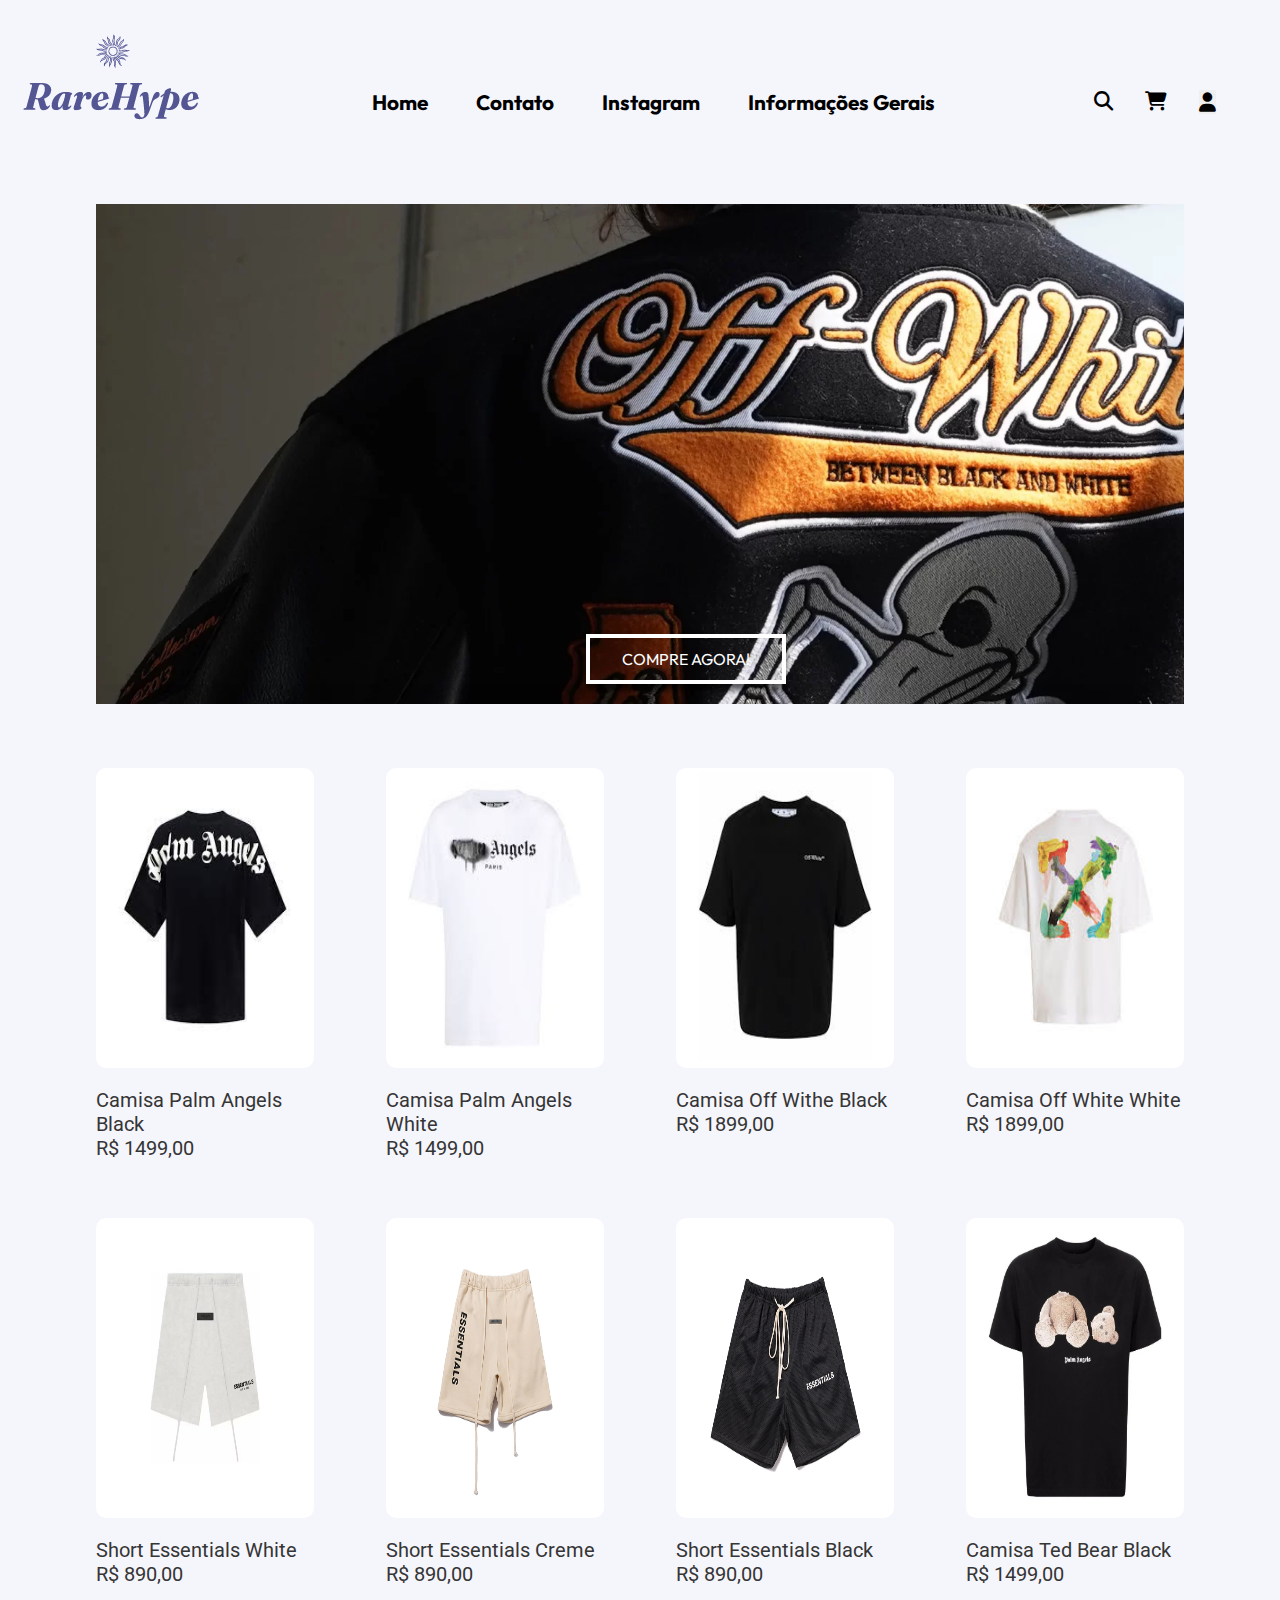
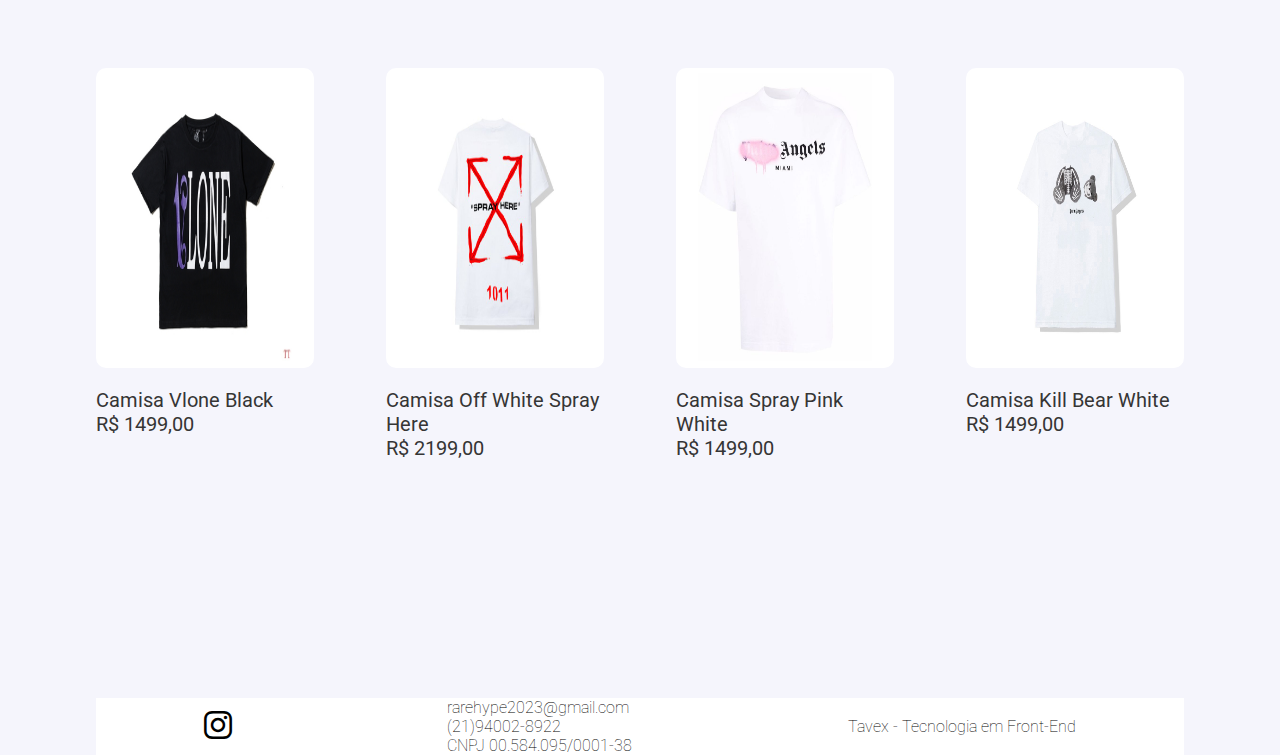
<file: index.html>
<!DOCTYPE html>
<html>
<head>
    <meta charset="UTF-8">
    <meta name="viewport" content="width=device-width, initial-scale=1.0">
    <link href="style.css" rel="stylesheet" type="text/css">
    <link href="https://cdnjs.cloudflare.com/ajax/libs/font-awesome/6.3.0/css/all.min.css" rel="stylesheet">
    <script type="module" src="script.js" defer></script>
    <script type="module" src="cart.js" defer></script>
    <title>Projeto E-commerce</title>
</head>
<body>
    <div id="home">
        <header>

            <div class="logoHeader">
                <a href=""><img src="/imagens/Logo.png" id="logo"></a>
            </div>  

                <nav class="navBar">
                        <a href="index.html" target="_self">Home</a>
                        <a href="/Contato/index.html" target="_self">Contato</a>
                        <a href="https://www.instagram.com/rafael.taves/?igshid=OGQ5ZDc2ODk2ZA%3D%3D" target="_blank">Instagram</a>
                        <a href="/Informações/index.html" target="_self">Informações Gerais</a>
                </nav>

                <div class="topIcons">
                  <i class="fa-solid fa-magnifying-glass"></i>

                  <button class="cart-btn"><i class="fa-solid fa-cart-shopping"></i></button>
                        
                    <!--Modal Registro-->
                    <button class="modal-btn"><a href=""><i class="fa-solid fa-user"></i></a></button> 
                </div>   
        </header>
        <div class="slider"> <!--SLIDER-->

            <div class="slide active">

              <img src="/imagens/slider1.png" alt="">
              <div class="info">
                <a href="#conteudo"><button class="botao-slide"><p class="letra-botao">COMPRE AGORA!</p></button></a>
              </div>
            </div>

            <div class="slide">
              <img src="/imagens/slider2.png" alt="">
              <div class="info">
                <a href="#conteudo"><button class="botao-slide"><p class="letra-botao">COMPRE AGORA!</p></button></a>
              </div>
            </div>

            <div class="slide">
              <img src="/imagens/slider3.jpg" alt="">
              <div class="info">
                <a href="#conteudo"><button class="botao-slide"><p class="letra-botao">COMPRE AGORA!</p></button></a>
              </div>
            </div>
            
            <div class="navigation">
              <i class="fas fa-chevron-left prev-btn"></i>
              <i class="fas fa-chevron-right next-btn"></i>
            </div>

            <div class="navigation-visibility">
              <div class="slide-icon active"></div>
              <div class="slide-icon"></div>
              <div class="slide-icon"></div>
            </div>
          </div>
            
            
            <div id="conteudo"> <!--Produtos do Site-->

                <div id="primeira-linha">
                    <div class="box">
                      <button class="compra-btn" data-imagem="/imagens/palmangels-1.jpeg" data-titulo="Camisa Palm Angels Black"><img src="/imagens/palmangels-1.jpeg"></button>
                    </div>
                    <div class="box">
                      <button class="compra-btn" data-imagem="/imagens/palmangels-3.jpeg" data-titulo="Camisa Palm Angels White"><img src="/imagens/palmangels-3.jpeg"></button>
                    </div>
                    <div class="box">
                      <button class="compra-btn" data-imagem="/imagens/offwhite-1.jpeg" data-titulo="Camisa Off Withe Black"><img src="/imagens/offwhite-1.jpeg"></button>
                    </div>
                    <div class="box">
                      <button class="compra-btn" data-imagem="/imagens/offwhite-2.jpeg" data-titulo="Camisa Off White White"><img src="/imagens/offwhite-2.jpeg"></button>
                    </div>

                </div>

                <div class="legenda">
                  <p>Camisa Palm Angels Black<br>R$ 1499,00</p>
                  <p>Camisa Palm Angels White<br>R$ 1499,00</p>
                  <p>Camisa Off Withe Black<br>R$ 1899,00</p>
                  <p>Camisa Off White White<br>R$ 1899,00</p>
                </div>

                <div class="molduras">
                  <div class="box">
                    <button class="compra-btn" data-imagem="/imagens/shortEssentials-white.jpeg" data-titulo="Short Essentials White"><img src="/imagens/shortEssentials-white.jpeg"></button>
                  </div>
                  <div class="box">
                    <button class="compra-btn" data-imagem="/imagens/ShortEssentialsCreme.jpeg" data-titulo="Short Essentials Creme"><img src="/imagens/ShortEssentialsCreme.jpeg"></button>
                  </div>
                  <div class="box">
                    <button class="compra-btn" data-imagem="/imagens/ShortEssentialsPreto.jpg" data-titulo="Short Essentials Black"><img src="/imagens/ShortEssentialsPreto.jpg"></button>
                  </div>
                  <div class="box">
                    <button class="compra-btn" data-imagem="/imagens/BlusaTedBear.jpg" data-titulo="Camisa Ted Bear Black"><img src="/imagens/BlusaTedBear.jpg"></button>
                  </div>

                </div>
                <div class="legenda">
                  <p>Short Essentials White<br>R$ 890,00</p>
                  <p>Short Essentials Creme<br>R$ 890,00</p>
                  <p>Short Essentials Black<br>R$ 890,00</p>
                  <p>Camisa Ted Bear Black<br>R$ 1499,00</p>
                </div>

                <div class="molduras">
                  <div class="box">
                    <button class="compra-btn" data-imagem="/imagens/CamsiaVlone.jpg" data-titulo="Camisa Vlone Black"><img src="/imagens/CamsiaVlone.jpg"></button>
                  </div>
                  <div class="box">
                    <button class="compra-btn" data-imagem="/imagens/OffWhiteSpray.jpg" data-titulo="Camisa Off White Spray Here"><img src="/imagens/OffWhiteSpray.jpg"></button>
                  </div>
                  <div class="box">
                    <button class="compra-btn" data-imagem="/imagens/sprayrosa.jpg" data-titulo="Camisa Spray Pink White"><img src="/imagens/sprayrosa.jpg"></button>
                  </div>
                  <div class="box">
                    <button class="compra-btn" data-imagem="/imagens/killbear.jpg" data-titulo="Camisa Kill Bear White"><img src="/imagens/killbear.jpg"></button>
                  </div>

                </div>

                <div class="legenda">
                  <p>Camisa Vlone Black<br>R$ 1499,00</p>
                  <p>Camisa Off White Spray Here<br>R$ 2199,00</p>
                  <p>Camisa Spray Pink White<br>R$ 1499,00</p>
                  <p>Camisa Kill Bear White<br>R$ 1499,00</p>
                </div>

            </div>

        </div><!--Produtos do Site-->
    <div id="footer">
      <div class="bottom-icons">
        <a href="https://www.instagram.com/rafael.taves/"></a><i class="fa-brands fa-instagram"></i></a>
      </div>
      <div class="info-footer">
        <p>rarehype2023@gmail.com</p>
        <p>(21)94002-8922</p>
        <p>CNPJ 00.584.095/0001-38</p>
      </div>
      <div class="name-footer">
        <p>Tavex - Tecnologia em Front-End</p>
      </div>
    </div><!--Fecha footer-->

    <!--Modal Registro-->
    <div class="modal-bg">
      <div class="modal">
        <h2>Cadastre-se</h2>
        <label for="name">Nome: </label>
        <input type="text" name="nome-r">
        <label for="email-r">Email: </label>
        <input type="email" name="email-r">
        <label for="Senha:">Senha: </label>
        <input type="password" name="senha-r">
        <button id="registro-btn">Enviar</button>
        <span class="modal-close">X</span>
      </div>
    </div>

    <!--Modal Compra-->
    <dialog class="dialog-compra">
      <div class="compra-bg">

        <div class="compra-modal">

          <div class="img-compra">
            <img id="modal-imagem" src="/imagens/palmangels-1.jpeg" alt="">
          </div>

          <div class="conteudo-compra">
            <h2 class="h2-compra" id="modal-titulo">Camisa Palm Angels Black</h2>

            <p class="p-compra">Confecionada 100% algodão, nossa t-shirt conta com o material da melhor qualidade existente. Atenção! Este produto pode ter alteração no tempo de envio para algumas regiões. Atente-se ao prazo estipulado durante a sua simulação.</p>

            <div class="tamanho">

              <div class="p">
                <input type="radio" name="tamanho" value="P" id="tamanho-p" checked>
                <label for="tamanho-p">P</label>
              </div>

              <div class="m">
                <input type="radio" name="tamanho" value="M" id="tamanho-m">
                <label for="tamanho-m">M</label>
              </div>
              
              <div class="g">
                <input type="radio" name="tamanho" value="G" id="tamanho-g">
                <label for="tamanho-g">G</label>
              </div>  

              <div class="gg">
                <input type="radio" name="tamanho" value="GG" id="tamanho-gg">
                <label for="tamanho-gg">GG</label>
              </div>
            </div>

            <div class="quantidade">
              <span class="menos">-</span>
              <span class="num">01</span>
              <span class="mais">+</span>
            </div> 
            
            <button id="addcart-btn">Adicionar ao carrinho</button>

            <span class="compra-close">X</span>
          </div>  
        </div>
      </div>
    </dialog>

    <dialog class="dialog-cart">
      <div class="cart-bg">
        <div class="cart-modal">
          <div class="cart-titulo">
            <h3>Carrinho de compras</h3>
          </div>
          <span class="cart-vazio" id="aviso-span">Seu carrinho está vazio</span>
          <span class="cart-close">X</span>

          <div class="infoCartVazio" id="infoCart">
            <div class="img-cart">
              <img id="cart-imagem" src="/imagens/palmangels-1.jpeg" alt="">
            </div>
            <div class="info-cart">
              <h4 id="cart-titulo">Camiseta Palm Angels Black</h4>
              <div class="cart-quantidade">
                <span class="menos">-</span>
                <span class="num">01</span>
                <span class="mais">+</span>
              </div> 
            </div>
          </div>


        </div>
      </div>

    </dialog>

</body>
</html>
</file>
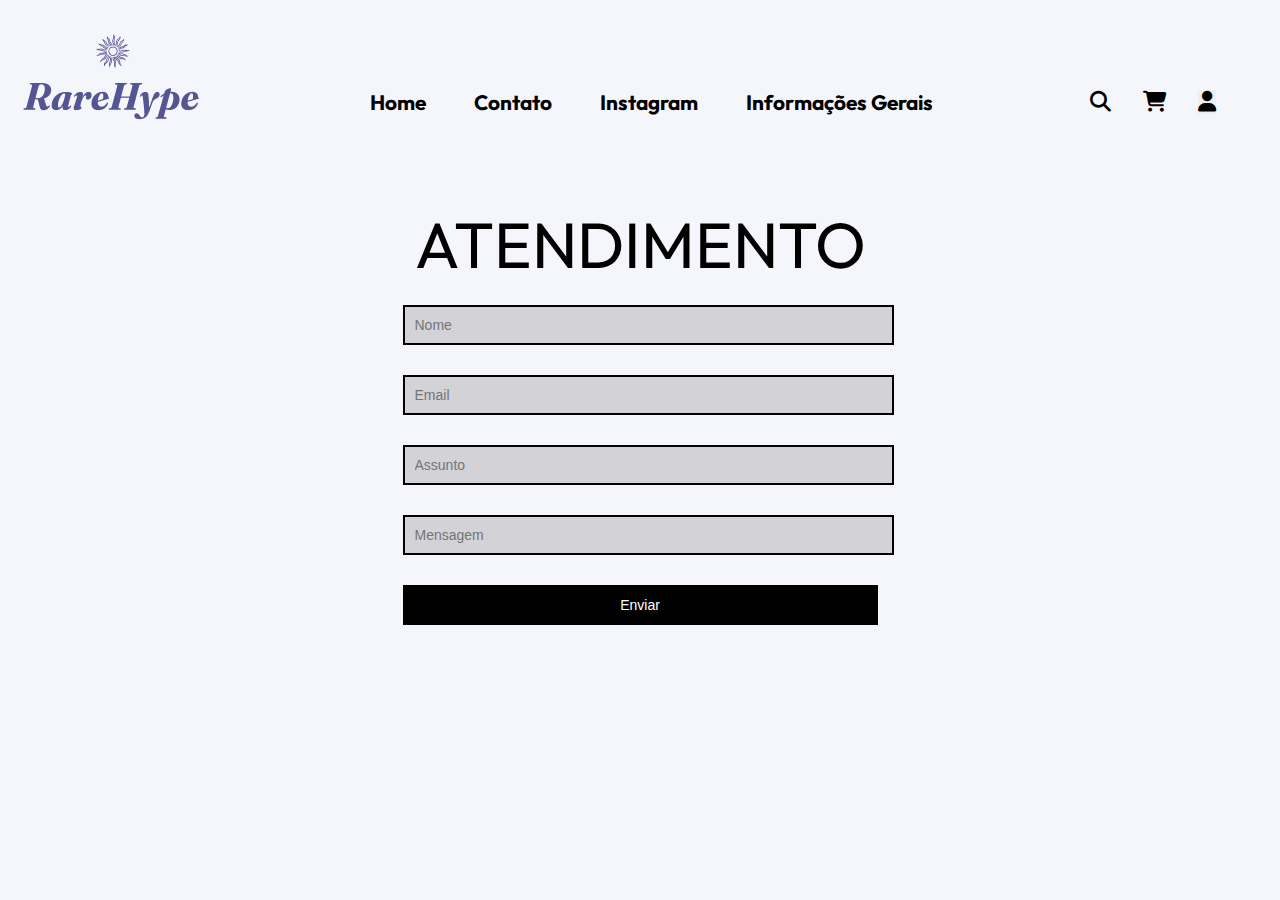
<file: Contato/index.html>
<!DOCTYPE html>
<html>
<head>
    <meta charset="UTF-8">
    <meta name="viewport" content="width=device-width, initial-scale=1.0">
    <link href="style.css" rel="stylesheet" type="text/css">
    <link href="https://cdnjs.cloudflare.com/ajax/libs/font-awesome/6.3.0/css/all.min.css" rel="stylesheet">
    <script type="module" src="script.js" defer></script>
    <title>Projeto E-commerce</title>
</head>
<body>
    <div id="home">
        <header>

            <div class="logoHeader">
                <a href=""><img src="/imagens/Logo.png" id="logo"></a>
            </div>  

                <nav class="navBar">
                  <a href="/Home/index.html" target="_self">Home</a>
                  <a href="/Contato/contato.html" target="_self">Contato</a>
                  <a href="https://www.instagram.com/rafael.taves/?igshid=OGQ5ZDc2ODk2ZA%3D%3D" target="_blank">Instagram</a>
                  <a href="/Informações/index.html" target="_self">Informações Gerais</a>
                </nav>

                <div class="topIcons">
                    <a href=""><i class="fa-solid fa-magnifying-glass"></i></a>
                    
                    <a href=""><i class="fa-solid fa-cart-shopping"></i></a>

                    <button class="modal-btn"><a href=""><i class="fa-solid fa-user"></i></a></button>
                </div>   
        </header>
        <div class="content">

          <p id="titulo">ATENDIMENTO</p>

          <div class="info">

              <form id="form" class="form">
                <div class="form-control">
                  <label for="username"></label>
                  <input type="text"  
                  id="username"
                  placeholder="Nome"/>
                  <i class="fas fa-exclamation-circle"></i>
                  <i class="fas fa-check-circle"></i>
                  <small>Mensagem de erro</small> 
                </div>

                <div class="form-control">
                  <label for="email"></label>
                  <input type="text"  
                  id="email"
                  placeholder="Email"/>
                  <i class="fas fa-exclamation-circle"></i>
                  <i class="fas fa-check-circle"></i>
                  <small>Mensagem de erro</small> 
                </div>

                <div class="form-control">
                  <label for="assunto"></label>
                  <input type="text"  
                  id="assunto"
                  placeholder="Assunto"/>
                  <i class="fas fa-exclamation-circle"></i>
                  <i class="fas fa-check-circle"></i>
                  <small>Mensagem de erro</small> 
                </div>

                <div class="form-control">
                  <label for="textarea"></label>
                  <input type="text"  
                  id="textarea"
                  placeholder="Mensagem"/>
                  <i class="fas fa-exclamation-circle"></i>
                  <i class="fas fa-check-circle"></i>
                  <small>Mensagem de erro</small> 
                </div>

                <button type="submit">Enviar</button>

              </form>
            </div>
          </div>
        </div>  
    </div>

    <div class="modal-bg">
      <div class="modal">
        <h2>Cadastre-se</h2>
        <label for="name">Nome: </label>
        <input type="text" name="nome-r">
        <label for="email-r">Email: </label>
        <input type="email" name="email-r">
        <label for="Senha:">Senha: </label>
        <input type="password" name="senha-r">
        <button id="registro-btn">Enviar</button>
        <span class="modal-close">X</span>
      </div>
    </div>
  </body>
</html>
</file>
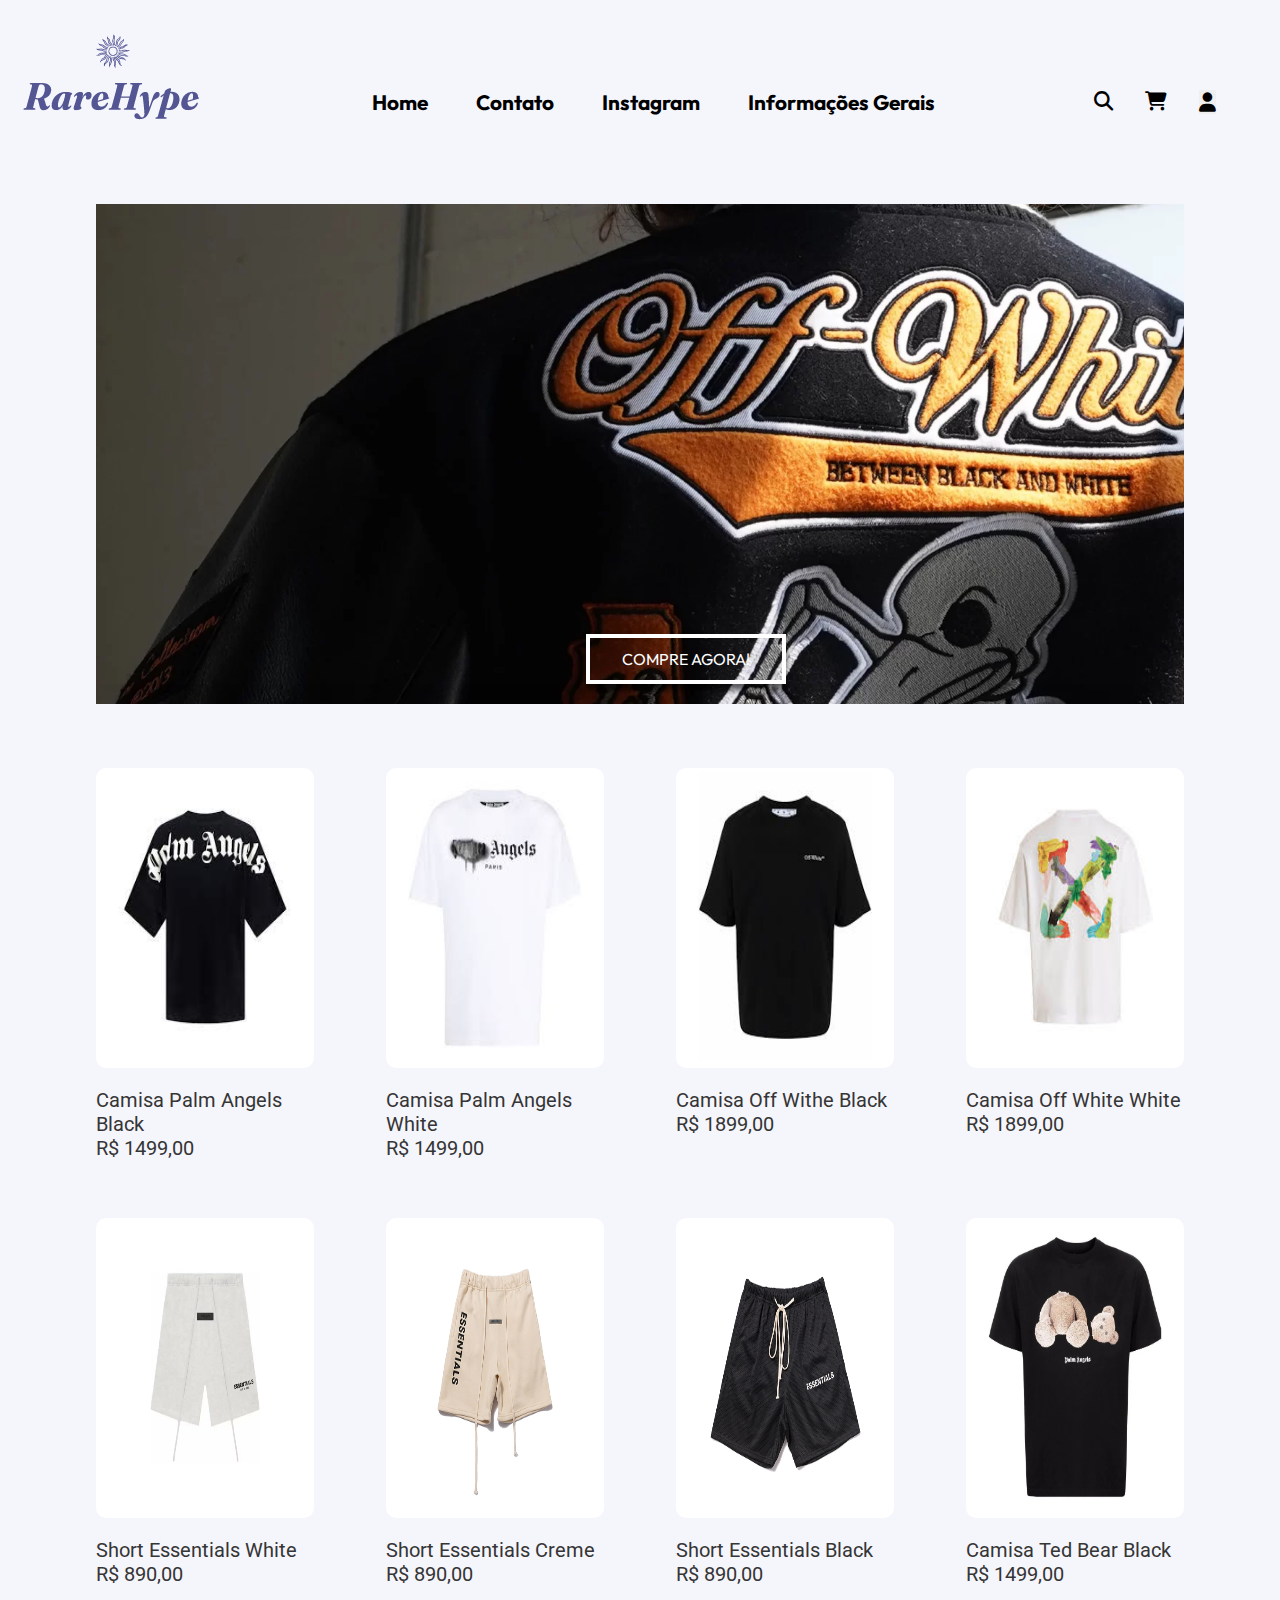
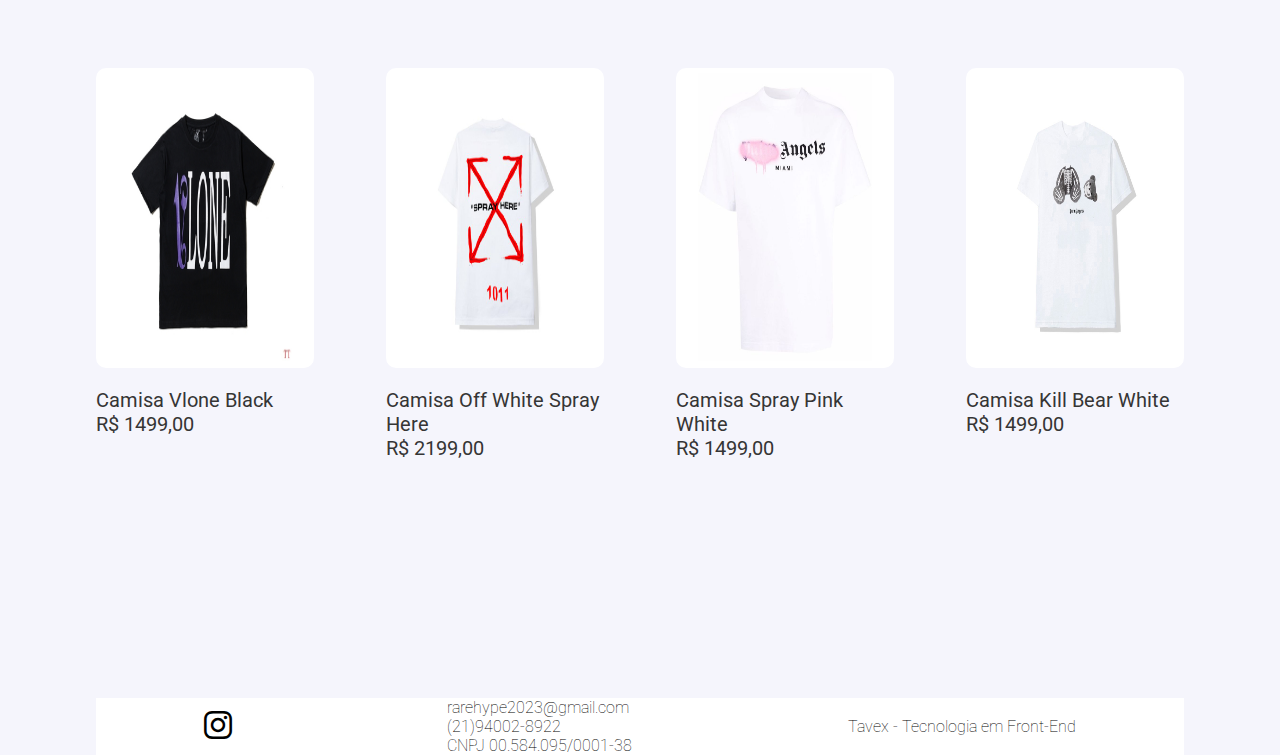
<file: Home/index.html>
<!DOCTYPE html>
<html>
<head>
    <meta charset="UTF-8">
    <meta name="viewport" content="width=device-width, initial-scale=1.0">
    <link href="style.css" rel="stylesheet" type="text/css">
    <link href="https://cdnjs.cloudflare.com/ajax/libs/font-awesome/6.3.0/css/all.min.css" rel="stylesheet">
    <script type="module" src="script.js" defer></script>
    <script type="module" src="cart.js" defer></script>
    <title>Projeto E-commerce</title>
</head>
<body>
    <div id="home">
        <header>

            <div class="logoHeader">
                <a href=""><img src="/imagens/Logo.png" id="logo"></a>
            </div>  

                <nav class="navBar">
                        <a href="/Home/home.html" target="_self">Home</a>
                        <a href="/Contato/index.html" target="_self">Contato</a>
                        <a href="https://www.instagram.com/rafael.taves/?igshid=OGQ5ZDc2ODk2ZA%3D%3D" target="_blank">Instagram</a>
                        <a href="/Informações/index.html" target="_self">Informações Gerais</a>
                </nav>

                <div class="topIcons">
                  <i class="fa-solid fa-magnifying-glass"></i>

                  <button class="cart-btn"><i class="fa-solid fa-cart-shopping"></i></button>
                        
                    <!--Modal Registro-->
                    <button class="modal-btn"><a href=""><i class="fa-solid fa-user"></i></a></button> 
                </div>   
        </header>
        <div class="slider"> <!--SLIDER-->

            <div class="slide active">

              <img src="/imagens/slider1.png" alt="">
              <div class="info">
                <a href="#conteudo"><button class="botao-slide"><p class="letra-botao">COMPRE AGORA!</p></button></a>
              </div>
            </div>

            <div class="slide">
              <img src="/imagens/slider2.png" alt="">
              <div class="info">
                <a href="#conteudo"><button class="botao-slide"><p class="letra-botao">COMPRE AGORA!</p></button></a>
              </div>
            </div>

            <div class="slide">
              <img src="/imagens/slider3.jpg" alt="">
              <div class="info">
                <a href="#conteudo"><button class="botao-slide"><p class="letra-botao">COMPRE AGORA!</p></button></a>
              </div>
            </div>
            
            <div class="navigation">
              <i class="fas fa-chevron-left prev-btn"></i>
              <i class="fas fa-chevron-right next-btn"></i>
            </div>

            <div class="navigation-visibility">
              <div class="slide-icon active"></div>
              <div class="slide-icon"></div>
              <div class="slide-icon"></div>
            </div>
          </div>
            
            
            <div id="conteudo"> <!--Produtos do Site-->

                <div id="primeira-linha">
                    <div class="box">
                      <button class="compra-btn" data-imagem="/imagens/palmangels-1.jpeg" data-titulo="Camisa Palm Angels Black"><img src="/imagens/palmangels-1.jpeg"></button>
                    </div>
                    <div class="box">
                      <button class="compra-btn" data-imagem="/imagens/palmangels-3.jpeg" data-titulo="Camisa Palm Angels White"><img src="/imagens/palmangels-3.jpeg"></button>
                    </div>
                    <div class="box">
                      <button class="compra-btn" data-imagem="/imagens/offwhite-1.jpeg" data-titulo="Camisa Off Withe Black"><img src="/imagens/offwhite-1.jpeg"></button>
                    </div>
                    <div class="box">
                      <button class="compra-btn" data-imagem="/imagens/offwhite-2.jpeg" data-titulo="Camisa Off White White"><img src="/imagens/offwhite-2.jpeg"></button>
                    </div>

                </div>

                <div class="legenda">
                  <p>Camisa Palm Angels Black<br>R$ 1499,00</p>
                  <p>Camisa Palm Angels White<br>R$ 1499,00</p>
                  <p>Camisa Off Withe Black<br>R$ 1899,00</p>
                  <p>Camisa Off White White<br>R$ 1899,00</p>
                </div>

                <div class="molduras">
                  <div class="box">
                    <button class="compra-btn" data-imagem="/imagens/shortEssentials-white.jpeg" data-titulo="Short Essentials White"><img src="/imagens/shortEssentials-white.jpeg"></button>
                  </div>
                  <div class="box">
                    <button class="compra-btn" data-imagem="/imagens/ShortEssentialsCreme.jpeg" data-titulo="Short Essentials Creme"><img src="/imagens/ShortEssentialsCreme.jpeg"></button>
                  </div>
                  <div class="box">
                    <button class="compra-btn" data-imagem="/imagens/ShortEssentialsPreto.jpg" data-titulo="Short Essentials Black"><img src="/imagens/ShortEssentialsPreto.jpg"></button>
                  </div>
                  <div class="box">
                    <button class="compra-btn" data-imagem="/imagens/BlusaTedBear.jpg" data-titulo="Camisa Ted Bear Black"><img src="/imagens/BlusaTedBear.jpg"></button>
                  </div>

                </div>
                <div class="legenda">
                  <p>Short Essentials White<br>R$ 890,00</p>
                  <p>Short Essentials Creme<br>R$ 890,00</p>
                  <p>Short Essentials Black<br>R$ 890,00</p>
                  <p>Camisa Ted Bear Black<br>R$ 1499,00</p>
                </div>

                <div class="molduras">
                  <div class="box">
                    <button class="compra-btn" data-imagem="/imagens/CamsiaVlone.jpg" data-titulo="Camisa Vlone Black"><img src="/imagens/CamsiaVlone.jpg"></button>
                  </div>
                  <div class="box">
                    <button class="compra-btn" data-imagem="/imagens/OffWhiteSpray.jpg" data-titulo="Camisa Off White Spray Here"><img src="/imagens/OffWhiteSpray.jpg"></button>
                  </div>
                  <div class="box">
                    <button class="compra-btn" data-imagem="/imagens/sprayrosa.jpg" data-titulo="Camisa Spray Pink White"><img src="/imagens/sprayrosa.jpg"></button>
                  </div>
                  <div class="box">
                    <button class="compra-btn" data-imagem="/imagens/killbear.jpg" data-titulo="Camisa Kill Bear White"><img src="/imagens/killbear.jpg"></button>
                  </div>

                </div>

                <div class="legenda">
                  <p>Camisa Vlone Black<br>R$ 1499,00</p>
                  <p>Camisa Off White Spray Here<br>R$ 2199,00</p>
                  <p>Camisa Spray Pink White<br>R$ 1499,00</p>
                  <p>Camisa Kill Bear White<br>R$ 1499,00</p>
                </div>

            </div>

        </div><!--Produtos do Site-->
    <div id="footer">
      <div class="bottom-icons">
        <a href="https://www.instagram.com/rafael.taves/"></a><i class="fa-brands fa-instagram"></i></a>
      </div>
      <div class="info-footer">
        <p>rarehype2023@gmail.com</p>
        <p>(21)94002-8922</p>
        <p>CNPJ 00.584.095/0001-38</p>
      </div>
      <div class="name-footer">
        <p>Tavex - Tecnologia em Front-End</p>
      </div>
    </div><!--Fecha footer-->

    <!--Modal Registro-->
    <div class="modal-bg">
      <div class="modal">
        <h2>Cadastre-se</h2>
        <label for="name">Nome: </label>
        <input type="text" name="nome-r">
        <label for="email-r">Email: </label>
        <input type="email" name="email-r">
        <label for="Senha:">Senha: </label>
        <input type="password" name="senha-r">
        <button id="registro-btn">Enviar</button>
        <span class="modal-close">X</span>
      </div>
    </div>

    <!--Modal Compra-->
    <dialog class="dialog-compra">
      <div class="compra-bg">

        <div class="compra-modal">

          <div class="img-compra">
            <img id="modal-imagem" src="/imagens/palmangels-1.jpeg" alt="">
          </div>

          <div class="conteudo-compra">
            <h2 class="h2-compra" id="modal-titulo">Camisa Palm Angels Black</h2>

            <p class="p-compra">Confecionada 100% algodão, nossa t-shirt conta com o material da melhor qualidade existente. Atenção! Este produto pode ter alteração no tempo de envio para algumas regiões. Atente-se ao prazo estipulado durante a sua simulação.</p>

            <div class="tamanho">

              <div class="p">
                <input type="radio" name="tamanho" value="P" id="tamanho-p" checked>
                <label for="tamanho-p">P</label>
              </div>

              <div class="m">
                <input type="radio" name="tamanho" value="M" id="tamanho-m">
                <label for="tamanho-m">M</label>
              </div>
              
              <div class="g">
                <input type="radio" name="tamanho" value="G" id="tamanho-g">
                <label for="tamanho-g">G</label>
              </div>  

              <div class="gg">
                <input type="radio" name="tamanho" value="GG" id="tamanho-gg">
                <label for="tamanho-gg">GG</label>
              </div>
            </div>

            <div class="quantidade">
              <span class="menos">-</span>
              <span class="num">01</span>
              <span class="mais">+</span>
            </div> 
            
            <button id="addcart-btn">Adicionar ao carrinho</button>

            <span class="compra-close">X</span>
          </div>  
        </div>
      </div>
    </dialog>

    <dialog class="dialog-cart">
      <div class="cart-bg">
        <div class="cart-modal">
          <div class="cart-titulo">
            <h3>Carrinho de compras</h3>
          </div>
          <span class="cart-vazio" id="aviso-span">Seu carrinho está vazio</span>
          <span class="cart-close">X</span>

          <div class="infoCartVazio" id="infoCart">
            <div class="img-cart">
              <img id="cart-imagem" src="/imagens/palmangels-1.jpeg" alt="">
            </div>
            <div class="info-cart">
              <h4 id="cart-titulo">Camiseta Palm Angels Black</h4>
              <div class="cart-quantidade">
                <span class="menos">-</span>
                <span class="num">01</span>
                <span class="mais">+</span>
              </div> 
            </div>
          </div>


        </div>
      </div>

    </dialog>

</body>
</html>
</file>
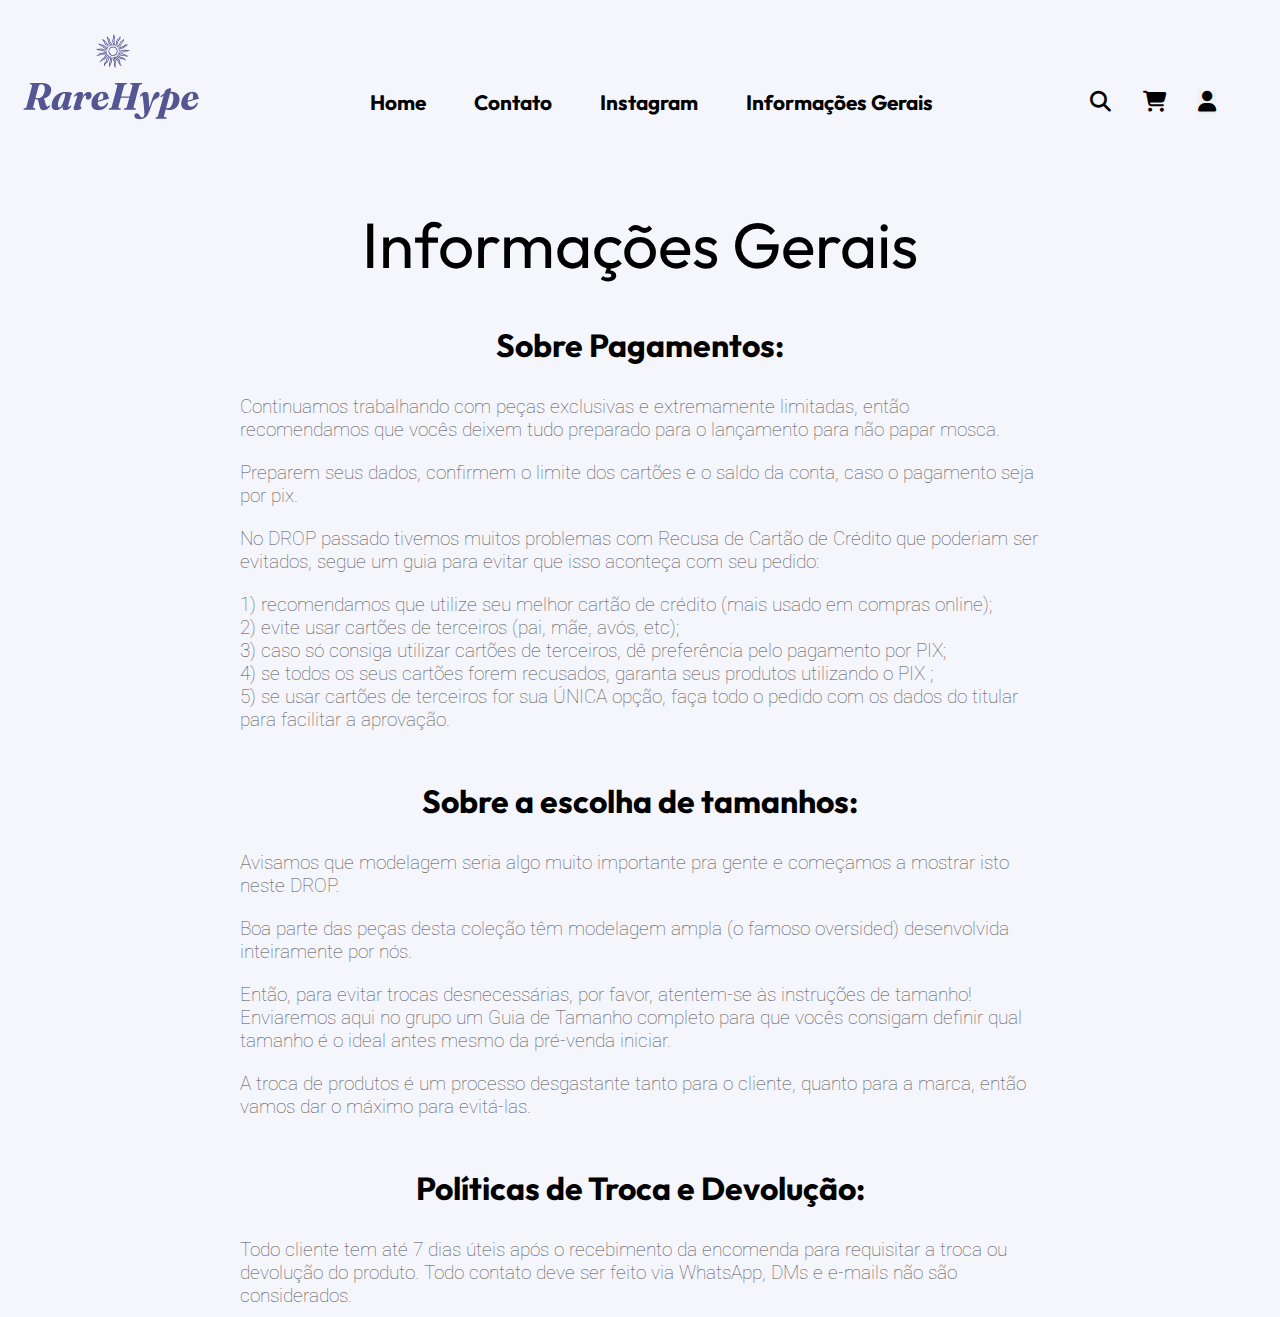
<file: Informações/index.html>
<!DOCTYPE html>
<html>
<head>
    <meta charset="UTF-8">
    <meta name="viewport" content="width=device-width, initial-scale=1.0">
    <link href="style.css" rel="stylesheet" type="text/css">
    <link href="https://cdnjs.cloudflare.com/ajax/libs/font-awesome/6.3.0/css/all.min.css" rel="stylesheet">
    <script type="module" src="script.js" defer></script>
    <title>Projeto E-commerce</title>
</head>
<body>
    <div id="home">
        <header>

            <div class="logoHeader">
                <a href=""><img src="/imagens/Logo.png" id="logo"></a>
            </div>  

                <nav class="navBar">
                  <a href="index.html" target="_self">Home</a>
                  <a href="/Contato/index.html" target="_self">Contato</a>
                  <a href="https://www.instagram.com/rafael.taves/?igshid=OGQ5ZDc2ODk2ZA%3D%3D" target="_blank">Instagram</a>
                  <a href="/Informações/index.html" target="_self">Informações Gerais</a>
                </nav>

                <div class="topIcons">
                    <a href=""><i class="fa-solid fa-magnifying-glass"></i></a>

                    <a href=""><i class="fa-solid fa-cart-shopping"></i></a>

                    <button class="modal-btn"><a href=""><i class="fa-solid fa-user"></i></a></button>
                </div>   
        </header>
        <div class="content">

          <p id="titulo">Informações Gerais</p>
          <div class="texto">
            <h3 class="subtitulo">Sobre Pagamentos:</h3>
              <p>Continuamos trabalhando com peças exclusivas e extremamente limitadas, então recomendamos que vocês deixem tudo preparado para o lançamento para não papar mosca.</p>
              <p>Preparem seus dados, confirmem o limite dos cartões e o saldo da conta, caso o pagamento seja por pix.</p>
              <p>No DROP passado tivemos muitos problemas com Recusa de Cartão de Crédito que poderiam ser evitados, segue um guia para evitar que isso aconteça com seu pedido:</p>
              <p>1) recomendamos que utilize seu melhor cartão de crédito (mais usado em compras online);<br>
                2) evite usar cartões de terceiros (pai, mãe, avós, etc);<br>
                3) caso só consiga utilizar cartões de terceiros, dê preferência pelo pagamento por PIX;<br>
                4) se todos os seus cartões forem recusados, garanta seus produtos utilizando o PIX ;<br>
                5) se usar cartões de terceiros for sua ÚNICA opção, faça todo o pedido com os dados do titular para facilitar a aprovação.</p>

            <h3 class="subtitulo">Sobre a escolha de tamanhos:</h3>
            <p>Avisamos que modelagem seria algo muito importante pra gente e começamos a mostrar isto neste DROP.</p> 
            <p>Boa parte das peças desta coleção têm modelagem ampla (o famoso oversided) desenvolvida inteiramente por nós.</p> 
            <p>Então, para evitar trocas desnecessárias, por favor, atentem-se às instruções de tamanho! Enviaremos aqui no grupo um Guia de Tamanho completo para que vocês consigam definir qual tamanho é o ideal antes mesmo da pré-venda iniciar.</p>
            <p>A troca de produtos é um processo desgastante tanto para o cliente, quanto para a marca, então vamos dar o máximo para evitá-las.</p>

            <h3 class="subtitulo">Políticas de Troca e Devolução:</h3>
            <p>Todo cliente tem até 7 dias úteis após o recebimento da encomenda para requisitar a troca ou devolução do produto. Todo contato deve ser feito via WhatsApp, DMs e e-mails não são considerados.</p>

          </div>
        </div>  
    </div>

    <div class="modal-bg">
      <div class="modal">
        <h2>Cadastre-se</h2>
        <label for="name">Nome: </label>
        <input type="text" name="nome-r">
        <label for="email-r">Email: </label>
        <input type="email" name="email-r">
        <label for="Senha:">Senha: </label>
        <input type="password" name="senha-r">
        <button id="registro-btn">Enviar</button>
        <span class="modal-close">X</span>
      </div>
    </div>
  </body>
</html>
</file>
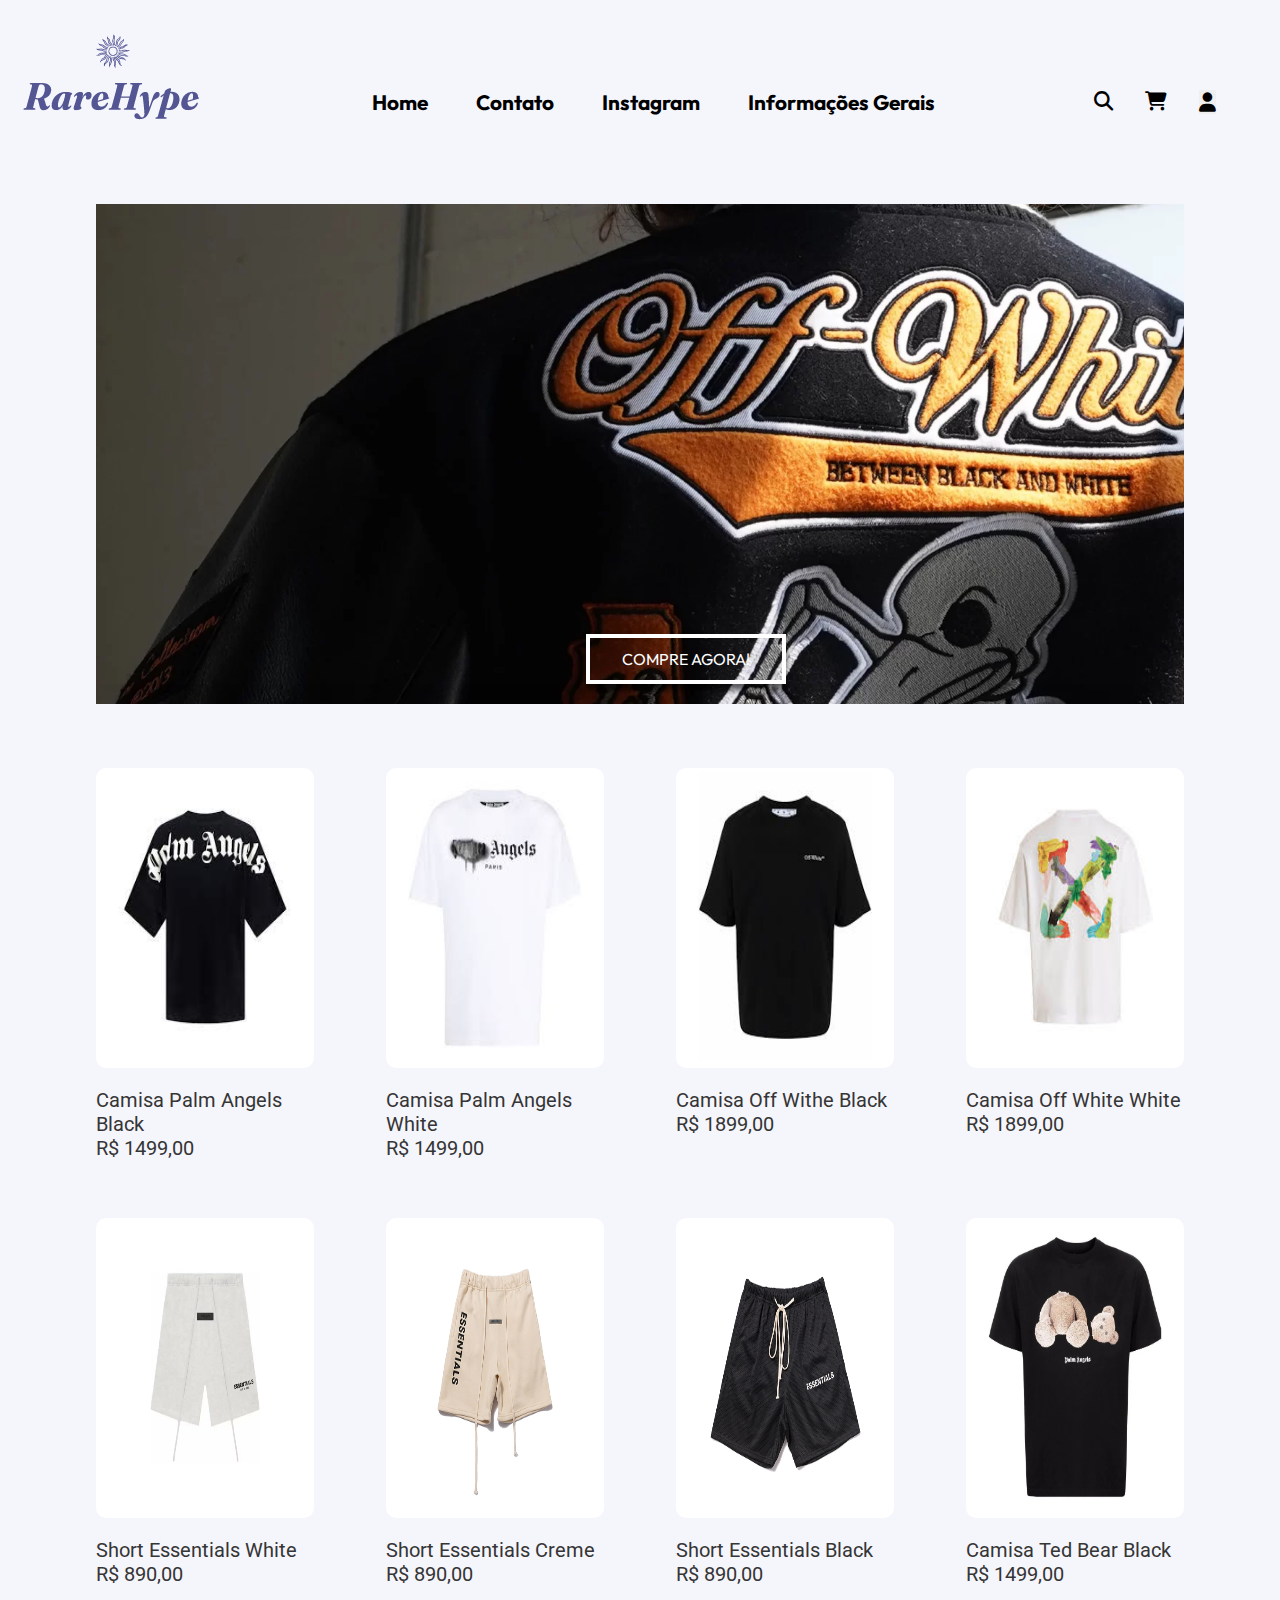
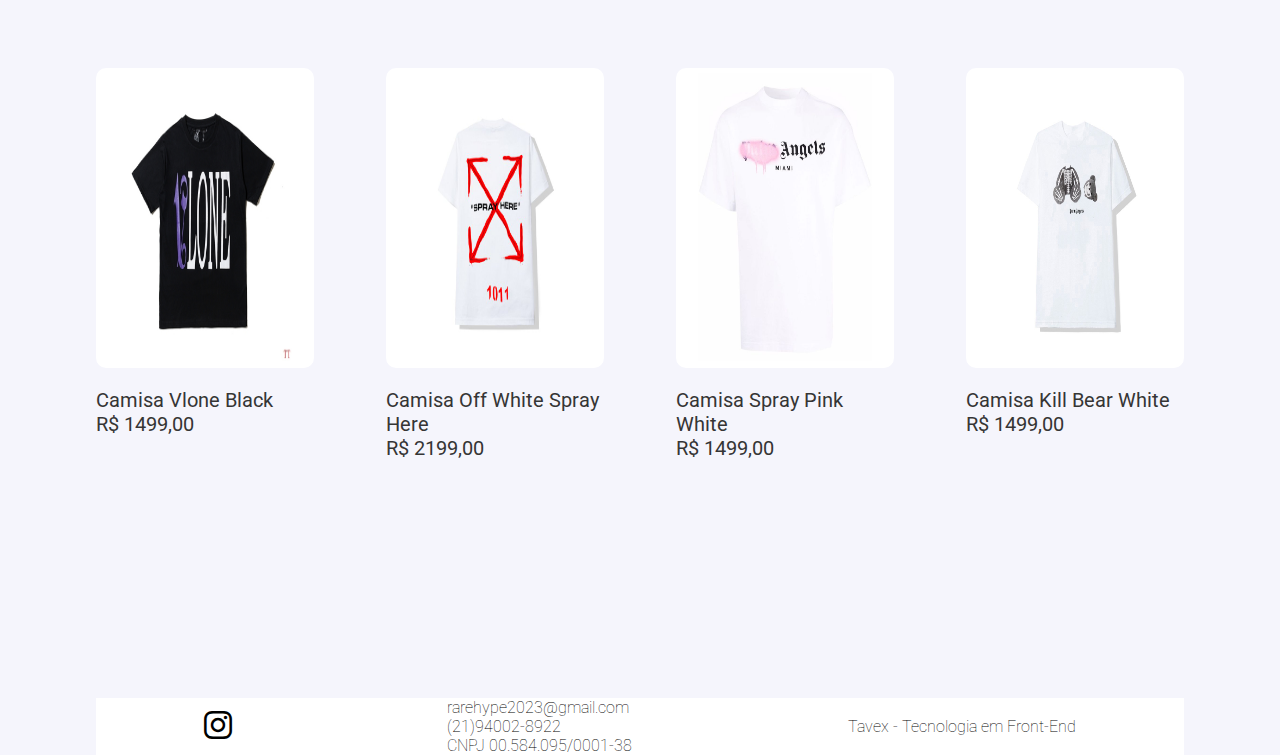
<file: Home/home.html>
<!DOCTYPE html>
<html>
<head>
    <meta charset="UTF-8">
    <meta name="viewport" content="width=device-width, initial-scale=1.0">
    <link href="style.css" rel="stylesheet" type="text/css">
    <link href="https://cdnjs.cloudflare.com/ajax/libs/font-awesome/6.3.0/css/all.min.css" rel="stylesheet">
    <script type="module" src="script.js" defer></script>
    <script type="module" src="cart.js" defer></script>
    <title>Projeto E-commerce</title>
</head>
<body>
    <div id="home">
        <header>

            <div class="logoHeader">
                <a href=""><img src="/imagens/Logo.png" id="logo"></a>
            </div>  

                <nav class="navBar">
                        <a href="/Home/home.html" target="_self">Home</a>
                        <a href="/Contato/contato.html" target="_self">Contato</a>
                        <a href="https://www.instagram.com/rafael.taves/?igshid=OGQ5ZDc2ODk2ZA%3D%3D" target="_blank">Instagram</a>
                        <a href="/Informações gerais/info.html" target="_self">Informações Gerais</a>
                </nav>

                <div class="topIcons">
                  <i class="fa-solid fa-magnifying-glass"></i>

                  <button class="cart-btn"><i class="fa-solid fa-cart-shopping"></i></button>
                        
                    <!--Modal Registro-->
                    <button class="modal-btn"><a href=""><i class="fa-solid fa-user"></i></a></button> 
                </div>   
        </header>
        <div class="slider"> <!--SLIDER-->

            <div class="slide active">

              <img src="/imagens/slider1.png" alt="">
              <div class="info">
                <a href="#conteudo"><button class="botao-slide"><p class="letra-botao">COMPRE AGORA!</p></button></a>
              </div>
            </div>

            <div class="slide">
              <img src="/imagens/slider2.png" alt="">
              <div class="info">
                <a href="#conteudo"><button class="botao-slide"><p class="letra-botao">COMPRE AGORA!</p></button></a>
              </div>
            </div>

            <div class="slide">
              <img src="/imagens/slider3.jpg" alt="">
              <div class="info">
                <a href="#conteudo"><button class="botao-slide"><p class="letra-botao">COMPRE AGORA!</p></button></a>
              </div>
            </div>
            
            <div class="navigation">
              <i class="fas fa-chevron-left prev-btn"></i>
              <i class="fas fa-chevron-right next-btn"></i>
            </div>

            <div class="navigation-visibility">
              <div class="slide-icon active"></div>
              <div class="slide-icon"></div>
              <div class="slide-icon"></div>
            </div>
          </div>
            
            
            <div id="conteudo"> <!--Produtos do Site-->

                <div id="primeira-linha">
                    <div class="box">
                      <button class="compra-btn" data-imagem="/imagens/palmangels-1.jpeg" data-titulo="Camisa Palm Angels Black"><img src="/imagens/palmangels-1.jpeg"></button>
                    </div>
                    <div class="box">
                      <button class="compra-btn" data-imagem="/imagens/palmangels-3.jpeg" data-titulo="Camisa Palm Angels White"><img src="/imagens/palmangels-3.jpeg"></button>
                    </div>
                    <div class="box">
                      <button class="compra-btn" data-imagem="/imagens/offwhite-1.jpeg" data-titulo="Camisa Off Withe Black"><img src="/imagens/offwhite-1.jpeg"></button>
                    </div>
                    <div class="box">
                      <button class="compra-btn" data-imagem="/imagens/offwhite-2.jpeg" data-titulo="Camisa Off White White"><img src="/imagens/offwhite-2.jpeg"></button>
                    </div>

                </div>

                <div class="legenda">
                  <p>Camisa Palm Angels Black<br>R$ 1499,00</p>
                  <p>Camisa Palm Angels White<br>R$ 1499,00</p>
                  <p>Camisa Off Withe Black<br>R$ 1899,00</p>
                  <p>Camisa Off White White<br>R$ 1899,00</p>
                </div>

                <div class="molduras">
                  <div class="box">
                    <button class="compra-btn" data-imagem="/imagens/shortEssentials-white.jpeg" data-titulo="Short Essentials White"><img src="/imagens/shortEssentials-white.jpeg"></button>
                  </div>
                  <div class="box">
                    <button class="compra-btn" data-imagem="/imagens/ShortEssentialsCreme.jpeg" data-titulo="Short Essentials Creme"><img src="/imagens/ShortEssentialsCreme.jpeg"></button>
                  </div>
                  <div class="box">
                    <button class="compra-btn" data-imagem="/imagens/ShortEssentialsPreto.jpg" data-titulo="Short Essentials Black"><img src="/imagens/ShortEssentialsPreto.jpg"></button>
                  </div>
                  <div class="box">
                    <button class="compra-btn" data-imagem="/imagens/BlusaTedBear.jpg" data-titulo="Camisa Ted Bear Black"><img src="/imagens/BlusaTedBear.jpg"></button>
                  </div>

                </div>
                <div class="legenda">
                  <p>Short Essentials White<br>R$ 890,00</p>
                  <p>Short Essentials Creme<br>R$ 890,00</p>
                  <p>Short Essentials Black<br>R$ 890,00</p>
                  <p>Camisa Ted Bear Black<br>R$ 1499,00</p>
                </div>

                <div class="molduras">
                  <div class="box">
                    <button class="compra-btn" data-imagem="/imagens/CamsiaVlone.jpg" data-titulo="Camisa Vlone Black"><img src="/imagens/CamsiaVlone.jpg"></button>
                  </div>
                  <div class="box">
                    <button class="compra-btn" data-imagem="/imagens/OffWhiteSpray.jpg" data-titulo="Camisa Off White Spray Here"><img src="/imagens/OffWhiteSpray.jpg"></button>
                  </div>
                  <div class="box">
                    <button class="compra-btn" data-imagem="/imagens/sprayrosa.jpg" data-titulo="Camisa Spray Pink White"><img src="/imagens/sprayrosa.jpg"></button>
                  </div>
                  <div class="box">
                    <button class="compra-btn" data-imagem="/imagens/killbear.jpg" data-titulo="Camisa Kill Bear White"><img src="/imagens/killbear.jpg"></button>
                  </div>

                </div>

                <div class="legenda">
                  <p>Camisa Vlone Black<br>R$ 1499,00</p>
                  <p>Camisa Off White Spray Here<br>R$ 2199,00</p>
                  <p>Camisa Spray Pink White<br>R$ 1499,00</p>
                  <p>Camisa Kill Bear White<br>R$ 1499,00</p>
                </div>

            </div>

        </div><!--Produtos do Site-->
    <div id="footer">
      <div class="bottom-icons">
        <a href="https://www.instagram.com/rafael.taves/"></a><i class="fa-brands fa-instagram"></i></a>
      </div>
      <div class="info-footer">
        <p>rarehype2023@gmail.com</p>
        <p>(21)94002-8922</p>
        <p>CNPJ 00.584.095/0001-38</p>
      </div>
      <div class="name-footer">
        <p>Tavex - Tecnologia em Front-End</p>
      </div>
    </div><!--Fecha footer-->

    <!--Modal Registro-->
    <div class="modal-bg">
      <div class="modal">
        <h2>Cadastre-se</h2>
        <label for="name">Nome: </label>
        <input type="text" name="nome-r">
        <label for="email-r">Email: </label>
        <input type="email" name="email-r">
        <label for="Senha:">Senha: </label>
        <input type="password" name="senha-r">
        <button id="registro-btn">Enviar</button>
        <span class="modal-close">X</span>
      </div>
    </div>

    <!--Modal Compra-->
    <dialog class="dialog-compra">
      <div class="compra-bg">

        <div class="compra-modal">

          <div class="img-compra">
            <img id="modal-imagem" src="/imagens/palmangels-1.jpeg" alt="">
          </div>

          <div class="conteudo-compra">
            <h2 class="h2-compra" id="modal-titulo">Camisa Palm Angels Black</h2>

            <p class="p-compra">Confecionada 100% algodão, nossa t-shirt conta com o material da melhor qualidade existente. Atenção! Este produto pode ter alteração no tempo de envio para algumas regiões. Atente-se ao prazo estipulado durante a sua simulação.</p>

            <div class="tamanho">

              <div class="p">
                <input type="radio" name="tamanho" value="P" id="tamanho-p" checked>
                <label for="tamanho-p">P</label>
              </div>

              <div class="m">
                <input type="radio" name="tamanho" value="M" id="tamanho-m">
                <label for="tamanho-m">M</label>
              </div>
              
              <div class="g">
                <input type="radio" name="tamanho" value="G" id="tamanho-g">
                <label for="tamanho-g">G</label>
              </div>  

              <div class="gg">
                <input type="radio" name="tamanho" value="GG" id="tamanho-gg">
                <label for="tamanho-gg">GG</label>
              </div>
            </div>

            <div class="quantidade">
              <span class="menos">-</span>
              <span class="num">01</span>
              <span class="mais">+</span>
            </div> 
            
            <button id="addcart-btn">Adicionar ao carrinho</button>

            <span class="compra-close">X</span>
          </div>  
        </div>
      </div>
    </dialog>

    <dialog class="dialog-cart">
      <div class="cart-bg">
        <div class="cart-modal">
          <div class="cart-titulo">
            <h3>Carrinho de compras</h3>
          </div>
          <span class="cart-vazio" id="aviso-span">Seu carrinho está vazio</span>
          <span class="cart-close">X</span>

          <div class="infoCartVazio" id="infoCart">
            <div class="img-cart">
              <img id="cart-imagem" src="/imagens/palmangels-1.jpeg" alt="">
            </div>
            <div class="info-cart">
              <h4 id="cart-titulo">Camiseta Palm Angels Black</h4>
              <div class="cart-quantidade">
                <span class="menos">-</span>
                <span class="num">01</span>
                <span class="mais">+</span>
              </div> 
            </div>
          </div>


        </div>
      </div>

    </dialog>

</body>
</html>
</file>
<file: style.css>
@import url('https://fonts.googleapis.com/css2?family=Outfit:wght@700&family=Roboto:wght@500&display=swap');

:root {
    --cor-fundo: #F5F5FC;
    --cor-secundaria: #000000;
    --cor-terciaria: white;
    --cor-texto: rgb(80, 79, 79);

    --fonte-primaria: 'Outfit', sans-serif;
    --fonte-secundaria: 'Roboto', sans-serif;
}

*{
    margin: 0;
    padding: 0;
    text-decoration: none;
    list-style: none;
}

body{
    box-sizing: border-box;
    background-color: var(--cor-fundo);
    overflow-x: hidden;
}

/*CABEÇALHO*/
header, .navBar, .topIcons{
    display: flex;
    flex-direction: row;
    align-items: center;
}

.topIcons i{
  font-size: 1.2rem;
}

header {
    justify-content: space-between;
    padding: 0% 5% 0% 1%;
}

.navBar{
    gap: 3rem;
}

.topIcons{
    gap: 2rem;
}

.navBar a{
    color: var(--cor-secundaria);
    font-family: var(--fonte-primaria);
    font-weight: bold;
    font-size: 1.3rem;
}

.topIcons a{
    color: var(--cor-secundaria);
    font-size: 1.3rem;
}

/*FIM DO CABEÇALHO*/

/*SLIDER*/

.slider{
    position: relative;
    background: #000116;
    width: 85%;
    min-height: 500px;
    margin: auto;
  }
  
  .slider .slide{
    position: absolute;
    width: 100%;
    height: 100%;
    clip-path: polygon(0 0, 0 50%, 0 100%, 0% 100%, 0 50%, 0% 0%);
  }
  
  .slider .slide.active{
    clip-path: polygon(0 0, 0 50%, 0 100%, 100% 100%, 100% 50%, 100% 0);
    transition: 0.5s;
  }
  
  .slider .slide img{
    position: absolute;
    width: 100%;
    height: 100%;
    object-fit: cover;
  }
  
  .slider .slide .info{
    position: absolute;
    width: 100%;
    padding-top: 430px;
    padding-left: 45%;
    border-radius: 5px;
    box-shadow: 0 5px 25px rgb(1 1 1 / 5%);
  }

  .botao-slide {
    cursor: pointer;
    background-color: transparent;
    border: 4px solid var(--cor-terciaria);
    height: 50px;
    width: 200px;
    box-shadow: 0 6px 6px rgba(0, 0, 0, 0.6);
  }

  .letra-botao {
    font-family: var(--fonte-primaria);
    font-size: 1rem;
    color: var(--cor-terciaria);
  }
  
  .navigation{
    height: 500px;
    display: flex;
    align-items: center;
    justify-content: space-between;
    opacity: 0;
    transition: opacity 0.5s ease;
  }
  
  .slider:hover .navigation{
    opacity: 1;
  }
  
  .prev-btn, .next-btn{
    z-index: 999;
    font-size: 2em;
    color: #222;
    background: rgba(255, 255, 255, 0.8);
    padding: 10px;
    cursor: pointer;
  }
  
  .prev-btn{
    border-top-right-radius: 3px;
    border-bottom-right-radius: 3px;
  }
  
  .next-btn{
    border-top-left-radius: 3px;
    border-bottom-left-radius: 3px;
  }
  
  .navigation-visibility{
    z-index: 999;
    display: flex;
    justify-content: center;
  }
  
  @media (max-width: 900px){
    .slider{
      width: 100%;
    }
  
    .slider .slide .info{
      position: relative;
      width: 80%;
      margin-left: auto;
      margin-right: auto;
    }
  }

/* FIM DO SLIDER */

/* CONTENT */

#conteudo {
    width: 100%;
    height: 170vh;
    margin-top: 5%;
    display: flex;
    flex-direction: column;
}

#primeira-linha{
    width: 85%;
    display: flex;
    flex-wrap: wrap;
    justify-content: space-between;
    margin-top: 0;
    margin-left: auto; 
    margin-right: auto;
}

.molduras {
    width: 85%;
    display: flex;
    flex-wrap: wrap;
    justify-content: space-between;
    margin-top: 0;
    margin-left: auto; 
    margin-right: auto;
}

.box {
    width: 20%;
    height: 300px;
    background-color: var(--cor-terciaria);
    box-sizing: border-box;
    display: flex;
    justify-content: center;
    align-items: center;
    border-radius: 10px;
}

.box img {
  width: 80%;
  height: 80%;
}

.legenda {
  width: 85%;
  height: 150px;
  margin-left: auto;
  margin-right: auto;
  display: flex;
  justify-content: space-between;
}

.legenda p{
  width: 20%;
  font-family: var(--fonte-secundaria);
  font-weight: medium;
  font-size: 1.25rem;
  text-align: left;
  margin-top: 20px;
  color: rgb(53, 53, 53);
}

/* Footer */

#footer{
  width: 85%;
  background-color: var(--cor-terciaria);
  margin: auto;
  display: flex;
  justify-content: space-around;
}

.bottom-icons{
  font-size: 2rem;
  align-self: center;
}

.info-footer{
  font-family: var(--fonte-secundaria);
}

.info-footer p{
  font-size: 1rem;
  font-weight: 100;
}

.name-footer{
  font-family: var(--fonte-secundaria);
  align-self: center;
}

.name-footer p{
  font-size: 1rem;
  font-weight: 100;
}

/* Modal Icones Direta */

.modal-btn{
  border: none;
}

.modal-bg{
  position: fixed;
  width: 100%;
  height: 100vh;
  top: 0;
  left: 0;
  background-color: rgb(0, 0, 0, 0.5);
  display: flex;
  justify-content: center;
  align-items: center;
  visibility: hidden;
  opacity: 0;
  transition: visibility 0s opacity 0.5s;
}

.bg-active{
  visibility: visible;
  opacity: 1;
}

.modal{
  position: relative;
  font-family: var(--fonte-primaria);
  background-color: var(--cor-fundo);
  width: 30%;
  min-width: 300px;
  height: 30%;
  display: flex;
  align-items: center;
  justify-content: space-around;
  flex-direction: column;
  border-radius: 10px;
}

.modal label{
  padding-right: 125px;
}

.modal input {
  border: 2px solid #000000;
  background-color: rgba(128, 128, 128, 0.3);
  height: 22px;
}

.modal button{
  padding: 10px 30px;
  background-color: #000000;
  color: white;
  border: none;
  font-family: var(--cor-secundaria);
  cursor: pointer;
}

.modal-close{
  position: absolute;
  top: 10px;
  right: 10px;
  font-weight: bold;
  cursor: pointer;
}

/* Botão de compra */

.compra-btn {
  width: 100%;
  height: 120%;
  cursor: pointer;
  border: none;
  background-color: transparent;
}

.box:hover{
  transform: scale(1.1);
  transition: 0.5s;
}

/* Modal de compra */


.compra-bg{
  position: fixed;
  width: 100%;
  height: 100vh;
  top: 0;
  left: 0;
  background-color: rgb(0, 0, 0, 0.5);
  display: flex;
  justify-content: center;
  align-items: center;
  transition: visibility 0s opacity 0.5s;
}

dialog[open] {
  animation: fadein 0.5s ease-in forwards;
}

@keyframes fadein{
  0%{
    opacity:0;
  }
  100%{
    opacity:1;
  }
}

.compra-modal{
  position: relative;
  font-family: var(--fonte-primaria);
  background-color: white;
  width: 60%;
  min-width: 300px;
  height: 70%;
  display: flex;
  align-items: center;
  justify-content: space-around;
  border-radius: 10px;
}

.compra-modal button{
  padding: 10px 30px;
  width: 220px;
  background-color: #000000;
  color: white;
  border: none;
  font-family: var(--cor-secundaria);
  cursor: pointer;
}

.quantidade{
  height: 60px;
  width: 220px;
  display: flex;
  align-items: center;
  justify-content: center;
  background-color: white;
  border: 1px solid rgba(0, 0, 0, 0.719);
}

.quantidade span{
  width: 100%;
  text-align: center;
  font-size: 1.7rem;
  cursor: pointer;
}

.quantidade span.num{
  font-size: 1.4rem;
  pointer-events: none;
}

input[type="radio"] {
  width: 20px;
  height: 20px;
  border-radius: 15px;
  border: 2px solid black;
  background-color: white;
}

input[type="radio"]:checked ~ span:first-of-type {
  color: black;
}

.tamanho label{
  font-size: 20px;
}

.compra-close{
  position: absolute;
  top: 10px;
  right: 10px;
  font-weight: bold;
  cursor: pointer;
  font-size: 1.5rem;
}

.img-compra{
  width: 50%;
  height: 100%;
  align-items: center;
  justify-content: center;
  display: flex;
}

.img-compra img{
  width: 50%;
  margin: auto;
}

.conteudo-compra{
  height: 100%;
  width: 50%;
  display: flex;
  flex-direction: column;
  justify-content: space-evenly;
}

.conteudo-compra h2{
  align-self: left;
  font-size: 2rem;
}

.conteudo-compra p {
  font-family: var(--fonte-secundaria);
  font-size: 1.2rem;
  font-weight: 100;
}

.tamanho{
  display: flex;
  width: 100%;
  gap: 20px;
}

/* Carrinho de Compras */

.cart-btn{
  border: none;
  background-color: transparent;
  cursor: pointer;
}

.cart-bg{
  position: fixed;
  width: 100%;
  height: 100vh;
  top: 0;
  left: 0;
  background-color: rgb(0, 0, 0, 0.5);
  display: flex;
  justify-content: right;
  align-items: center;
  transition: visibility 0s opacity 0.5s;
}

.cart-modal{
  position: relative;
  font-family: var(--fonte-primaria);
  background-color: var(--cor-fundo);
  width: 20%;
  min-width: 300px;
  height: 100%;
  display: flex;
  flex-direction: column;
}

.cart-titulo {
  font-family: var(--fonte-primaria);
  height: 4%;
  background-color: white;
  display: flex;
  align-items: center;
}

.cart-titulo h3{
  font-family: var(--fonte-primaria);
  font-weight: lighter;
  margin-left: 2%;
}

.cart-close{
  position: absolute;
  top: 10px;
  right: 10px;
  font-weight: bold;
  cursor: pointer;
  font-size: 1rem;
}

.cart-vazio{
  position: absolute;
  top: 80px;
  right: 100px;
  color: var(--cor-texto);
}

.cart-cheio {
  visibility: hidden;
}

.cart-item{
  height: 100px;
  width: 80%;
  background-color: white;
  margin: 2% 1% 0% 10%;
  display: flex;
  flex-direction: row;
}

.img-cart{
  width: 30%;
  height: 100%;
  display: flex;
}

.img-cart img{
  width: 100%;
}

.cart-quantidade{
  margin: auto;
  margin-top: 20px;
  height: 30px;
  width: 40%;
  display: flex;
  align-items: center;
  justify-content: center;
  background-color: white;
  border: 1px solid rgba(0, 0, 0, 0.719);
}

.cart-quantidade span{
  width: 100%;
  text-align: center;
  font-size: 1.2rem;
  cursor: pointer;
}

.cart-quantidade span.num{
  font-size: 1rem;
  pointer-events: none;
}

.info-cart h4 {
  margin-left: 5px;
}

.infoCartVazio {
  visibility: hidden;
}
</file>
<file: Contato/style.css>
@import url('https://fonts.googleapis.com/css2?family=Outfit:wght@700&family=Roboto:wght@500&display=swap');

:root {
    --cor-fundo: #F5F5FC;
    --cor-secundaria: #000000;
    --cor-terciaria: white;

    --fonte-primaria: 'Outfit', sans-serif;
    --fonte-secundaria: 'Roboto', sans-serif;
}

*{
    margin: 0;
    padding: 0;
    text-decoration: none;
    list-style: none;
}

body{
    box-sizing: border-box;
    background-color: var(--cor-fundo);
    overflow-x: hidden;
}

/*CABEÇALHO*/
header, .navBar, .topIcons{
    display: flex;
    flex-direction: row;
    align-items: center;
}

header {
    justify-content: space-between;
    padding: 0% 5% 0% 1%;
}

.navBar{
    gap: 3rem;
}

.topIcons{
    gap: 2rem;
}

.navBar a{
    color: var(--cor-secundaria);
    font-family: var(--fonte-primaria);
    font-weight: bold;
    font-size: 1.3rem;
}

.topIcons a{
    color: var(--cor-secundaria);
    font-size: 1.3rem;
}

/*FIM DO CABEÇALHO*/

/*FORMULARIO*/

.content{
  width: 80%;
  display: flex;
  flex-direction: column;
  justify-content: center;
  align-items: center;
  margin: auto;
}

#titulo{
  font-size: 4rem;
  font-family: var(--fonte-primaria);
}

.form {
  padding: 20px;
}



.form-control {
  margin-bottom: 10px;
  padding-bottom: 20px;
  position: relative;
  padding-right: 270px;
}

.form-control input {
  border: 2px solid #000000;
  display: block;
  font-size: 14px;
  width: 228%;
  padding: 10px;
  background-color: rgba(128, 128, 128, 0.3);
}

.form-control i {
  position: absolute;
  top: 15px;
  right: 5px;
  visibility: hidden;
}

.form-control small {
  position: absolute;
  bottom: 0;
  left: 0;
  visibility: hidden;
}

.form button {
  background-color: #000000;
  border: 2px solid #000000;
  color: #fff;
  font-size: 14px;
  width: 100%;
  padding: 10px;
}

/* Error and Success */
.form-control.success input {
  border-color: #2ecc71;
}

.form-control.error input {
  border-color: #e74c3c;
}

.form-control.success i.fa-check-circle {
  color: #2ecc71;
  visibility: visible;
}

.form-control.error i.fa-exclamation-circle {
  color: #e74c3c;
  visibility: visible;
}

.form-control.error small {
  visibility: visible;
  color: #e74c3c;
}

/* Modal Registro */

.modal-btn{
  border: none;
}

.modal-bg{
  position: fixed;
  width: 100%;
  height: 100vh;
  top: 0;
  left: 0;
  background-color: rgb(0, 0, 0, 0.5);
  display: flex;
  justify-content: center;
  align-items: center;
  visibility: hidden;
  opacity: 0;
  transition: visibility 0s opacity 0.5s;
}

.bg-active{
  visibility: visible;
  opacity: 1;
}

.modal{
  position: relative;
  font-family: var(--fonte-primaria);
  background-color: var(--cor-fundo);
  width: 30%;
  min-width: 300px;
  height: 30%;
  display: flex;
  align-items: center;
  justify-content: space-around;
  flex-direction: column;
  border-radius: 10px;
}

.modal label{
  padding-right: 125px;
}

.modal input {
  border: 2px solid #000000;
  background-color: rgba(128, 128, 128, 0.3);
  height: 22px;
}

.modal button{
  padding: 10px 30px;
  background-color: #000000;
  color: white;
  border: none;
  font-family: var(--cor-secundaria);
  cursor: pointer;
}

.modal-close{
  position: absolute;
  top: 10px;
  right: 10px;
  font-weight: bold;
  cursor: pointer;
}
</file>
<file: Home/style.css>
@import url('https://fonts.googleapis.com/css2?family=Outfit:wght@700&family=Roboto:wght@500&display=swap');

:root {
    --cor-fundo: #F5F5FC;
    --cor-secundaria: #000000;
    --cor-terciaria: white;
    --cor-texto: rgb(80, 79, 79);

    --fonte-primaria: 'Outfit', sans-serif;
    --fonte-secundaria: 'Roboto', sans-serif;
}

*{
    margin: 0;
    padding: 0;
    text-decoration: none;
    list-style: none;
}

body{
    box-sizing: border-box;
    background-color: var(--cor-fundo);
    overflow-x: hidden;
}

/*CABEÇALHO*/
header, .navBar, .topIcons{
    display: flex;
    flex-direction: row;
    align-items: center;
}

.topIcons i{
  font-size: 1.2rem;
}

header {
    justify-content: space-between;
    padding: 0% 5% 0% 1%;
}

.navBar{
    gap: 3rem;
}

.topIcons{
    gap: 2rem;
}

.navBar a{
    color: var(--cor-secundaria);
    font-family: var(--fonte-primaria);
    font-weight: bold;
    font-size: 1.3rem;
}

.topIcons a{
    color: var(--cor-secundaria);
    font-size: 1.3rem;
}

/*FIM DO CABEÇALHO*/

/*SLIDER*/

.slider{
    position: relative;
    background: #000116;
    width: 85%;
    min-height: 500px;
    margin: auto;
  }
  
  .slider .slide{
    position: absolute;
    width: 100%;
    height: 100%;
    clip-path: polygon(0 0, 0 50%, 0 100%, 0% 100%, 0 50%, 0% 0%);
  }
  
  .slider .slide.active{
    clip-path: polygon(0 0, 0 50%, 0 100%, 100% 100%, 100% 50%, 100% 0);
    transition: 0.5s;
  }
  
  .slider .slide img{
    position: absolute;
    width: 100%;
    height: 100%;
    object-fit: cover;
  }
  
  .slider .slide .info{
    position: absolute;
    width: 100%;
    padding-top: 430px;
    padding-left: 45%;
    border-radius: 5px;
    box-shadow: 0 5px 25px rgb(1 1 1 / 5%);
  }

  .botao-slide {
    cursor: pointer;
    background-color: transparent;
    border: 4px solid var(--cor-terciaria);
    height: 50px;
    width: 200px;
    box-shadow: 0 6px 6px rgba(0, 0, 0, 0.6);
  }

  .letra-botao {
    font-family: var(--fonte-primaria);
    font-size: 1rem;
    color: var(--cor-terciaria);
  }
  
  .navigation{
    height: 500px;
    display: flex;
    align-items: center;
    justify-content: space-between;
    opacity: 0;
    transition: opacity 0.5s ease;
  }
  
  .slider:hover .navigation{
    opacity: 1;
  }
  
  .prev-btn, .next-btn{
    z-index: 999;
    font-size: 2em;
    color: #222;
    background: rgba(255, 255, 255, 0.8);
    padding: 10px;
    cursor: pointer;
  }
  
  .prev-btn{
    border-top-right-radius: 3px;
    border-bottom-right-radius: 3px;
  }
  
  .next-btn{
    border-top-left-radius: 3px;
    border-bottom-left-radius: 3px;
  }
  
  .navigation-visibility{
    z-index: 999;
    display: flex;
    justify-content: center;
  }
  
  @media (max-width: 900px){
    .slider{
      width: 100%;
    }
  
    .slider .slide .info{
      position: relative;
      width: 80%;
      margin-left: auto;
      margin-right: auto;
    }
  }

/* FIM DO SLIDER */

/* CONTENT */

#conteudo {
    width: 100%;
    height: 170vh;
    margin-top: 5%;
    display: flex;
    flex-direction: column;
}

#primeira-linha{
    width: 85%;
    display: flex;
    flex-wrap: wrap;
    justify-content: space-between;
    margin-top: 0;
    margin-left: auto; 
    margin-right: auto;
}

.molduras {
    width: 85%;
    display: flex;
    flex-wrap: wrap;
    justify-content: space-between;
    margin-top: 0;
    margin-left: auto; 
    margin-right: auto;
}

.box {
    width: 20%;
    height: 300px;
    background-color: var(--cor-terciaria);
    box-sizing: border-box;
    display: flex;
    justify-content: center;
    align-items: center;
    border-radius: 10px;
}

.box img {
  width: 80%;
  height: 80%;
}

.legenda {
  width: 85%;
  height: 150px;
  margin-left: auto;
  margin-right: auto;
  display: flex;
  justify-content: space-between;
}

.legenda p{
  width: 20%;
  font-family: var(--fonte-secundaria);
  font-weight: medium;
  font-size: 1.25rem;
  text-align: left;
  margin-top: 20px;
  color: rgb(53, 53, 53);
}

/* Footer */

#footer{
  width: 85%;
  background-color: var(--cor-terciaria);
  margin: auto;
  display: flex;
  justify-content: space-around;
}

.bottom-icons{
  font-size: 2rem;
  align-self: center;
}

.info-footer{
  font-family: var(--fonte-secundaria);
}

.info-footer p{
  font-size: 1rem;
  font-weight: 100;
}

.name-footer{
  font-family: var(--fonte-secundaria);
  align-self: center;
}

.name-footer p{
  font-size: 1rem;
  font-weight: 100;
}

/* Modal Icones Direta */

.modal-btn{
  border: none;
}

.modal-bg{
  position: fixed;
  width: 100%;
  height: 100vh;
  top: 0;
  left: 0;
  background-color: rgb(0, 0, 0, 0.5);
  display: flex;
  justify-content: center;
  align-items: center;
  visibility: hidden;
  opacity: 0;
  transition: visibility 0s opacity 0.5s;
}

.bg-active{
  visibility: visible;
  opacity: 1;
}

.modal{
  position: relative;
  font-family: var(--fonte-primaria);
  background-color: var(--cor-fundo);
  width: 30%;
  min-width: 300px;
  height: 30%;
  display: flex;
  align-items: center;
  justify-content: space-around;
  flex-direction: column;
  border-radius: 10px;
}

.modal label{
  padding-right: 125px;
}

.modal input {
  border: 2px solid #000000;
  background-color: rgba(128, 128, 128, 0.3);
  height: 22px;
}

.modal button{
  padding: 10px 30px;
  background-color: #000000;
  color: white;
  border: none;
  font-family: var(--cor-secundaria);
  cursor: pointer;
}

.modal-close{
  position: absolute;
  top: 10px;
  right: 10px;
  font-weight: bold;
  cursor: pointer;
}

/* Botão de compra */

.compra-btn {
  width: 100%;
  height: 120%;
  cursor: pointer;
  border: none;
  background-color: transparent;
}

.box:hover{
  transform: scale(1.1);
  transition: 0.5s;
}

/* Modal de compra */


.compra-bg{
  position: fixed;
  width: 100%;
  height: 100vh;
  top: 0;
  left: 0;
  background-color: rgb(0, 0, 0, 0.5);
  display: flex;
  justify-content: center;
  align-items: center;
  transition: visibility 0s opacity 0.5s;
}

dialog[open] {
  animation: fadein 0.5s ease-in forwards;
}

@keyframes fadein{
  0%{
    opacity:0;
  }
  100%{
    opacity:1;
  }
}

.compra-modal{
  position: relative;
  font-family: var(--fonte-primaria);
  background-color: white;
  width: 60%;
  min-width: 300px;
  height: 70%;
  display: flex;
  align-items: center;
  justify-content: space-around;
  border-radius: 10px;
}

.compra-modal button{
  padding: 10px 30px;
  width: 220px;
  background-color: #000000;
  color: white;
  border: none;
  font-family: var(--cor-secundaria);
  cursor: pointer;
}

.quantidade{
  height: 60px;
  width: 220px;
  display: flex;
  align-items: center;
  justify-content: center;
  background-color: white;
  border: 1px solid rgba(0, 0, 0, 0.719);
}

.quantidade span{
  width: 100%;
  text-align: center;
  font-size: 1.7rem;
  cursor: pointer;
}

.quantidade span.num{
  font-size: 1.4rem;
  pointer-events: none;
}

input[type="radio"] {
  width: 20px;
  height: 20px;
  border-radius: 15px;
  border: 2px solid black;
  background-color: white;
}

input[type="radio"]:checked ~ span:first-of-type {
  color: black;
}

.tamanho label{
  font-size: 20px;
}

.compra-close{
  position: absolute;
  top: 10px;
  right: 10px;
  font-weight: bold;
  cursor: pointer;
  font-size: 1.5rem;
}

.img-compra{
  width: 50%;
  height: 100%;
  align-items: center;
  justify-content: center;
  display: flex;
}

.img-compra img{
  width: 50%;
  margin: auto;
}

.conteudo-compra{
  height: 100%;
  width: 50%;
  display: flex;
  flex-direction: column;
  justify-content: space-evenly;
}

.conteudo-compra h2{
  align-self: left;
  font-size: 2rem;
}

.conteudo-compra p {
  font-family: var(--fonte-secundaria);
  font-size: 1.2rem;
  font-weight: 100;
}

.tamanho{
  display: flex;
  width: 100%;
  gap: 20px;
}

/* Carrinho de Compras */

.cart-btn{
  border: none;
  background-color: transparent;
  cursor: pointer;
}

.cart-bg{
  position: fixed;
  width: 100%;
  height: 100vh;
  top: 0;
  left: 0;
  background-color: rgb(0, 0, 0, 0.5);
  display: flex;
  justify-content: right;
  align-items: center;
  transition: visibility 0s opacity 0.5s;
}

.cart-modal{
  position: relative;
  font-family: var(--fonte-primaria);
  background-color: var(--cor-fundo);
  width: 20%;
  min-width: 300px;
  height: 100%;
  display: flex;
  flex-direction: column;
}

.cart-titulo {
  font-family: var(--fonte-primaria);
  height: 4%;
  background-color: white;
  display: flex;
  align-items: center;
}

.cart-titulo h3{
  font-family: var(--fonte-primaria);
  font-weight: lighter;
  margin-left: 2%;
}

.cart-close{
  position: absolute;
  top: 10px;
  right: 10px;
  font-weight: bold;
  cursor: pointer;
  font-size: 1rem;
}

.cart-vazio{
  position: absolute;
  top: 80px;
  right: 100px;
  color: var(--cor-texto);
}

.cart-cheio {
  visibility: hidden;
}

.cart-item{
  height: 100px;
  width: 80%;
  background-color: white;
  margin: 2% 1% 0% 10%;
  display: flex;
  flex-direction: row;
}

.img-cart{
  width: 30%;
  height: 100%;
  display: flex;
}

.img-cart img{
  width: 100%;
}

.cart-quantidade{
  margin: auto;
  margin-top: 20px;
  height: 30px;
  width: 40%;
  display: flex;
  align-items: center;
  justify-content: center;
  background-color: white;
  border: 1px solid rgba(0, 0, 0, 0.719);
}

.cart-quantidade span{
  width: 100%;
  text-align: center;
  font-size: 1.2rem;
  cursor: pointer;
}

.cart-quantidade span.num{
  font-size: 1rem;
  pointer-events: none;
}

.info-cart h4 {
  margin-left: 5px;
}

.infoCartVazio {
  visibility: hidden;
}
</file>
<file: Informações/style.css>
@import url('https://fonts.googleapis.com/css2?family=Outfit:wght@700&family=Roboto:wght@500&display=swap');

:root {
    --cor-fundo: #F5F5FC;
    --cor-secundaria: #000000;
    --cor-terciaria: white;

    --fonte-primaria: 'Outfit', sans-serif;
    --fonte-secundaria: 'Roboto', sans-serif;
}

*{
    margin: 0;
    padding: 0;
    text-decoration: none;
    list-style: none;
}

body{
    box-sizing: border-box;
    background-color: var(--cor-fundo);
    overflow-x: hidden;
}

/*CABEÇALHO*/
header, .navBar, .topIcons{
    display: flex;
    flex-direction: row;
    align-items: center;
}

header {
    justify-content: space-between;
    padding: 0% 5% 0% 1%;
}

.navBar{
    gap: 3rem;
}

.topIcons{
    gap: 2rem;
}

.navBar a{
    color: var(--cor-secundaria);
    font-family: var(--fonte-primaria);
    font-weight: bold;
    font-size: 1.3rem;
}

.topIcons a{
    color: var(--cor-secundaria);
    font-size: 1.3rem;
}

/*FIM DO CABEÇALHO*/

/*FORMULARIO*/

.content{
  width: 80%;
  display: flex;
  flex-direction: column;
  justify-content: center;
  align-items: center;
  margin: auto;
}

#titulo{
  font-size: 4rem;
  font-family: var(--fonte-primaria);
}

.texto{
  width: 80%;
  margin: auto;
  display: flex;
  flex-direction: column;
  align-items: center;
}

.texto h3{
  font-size: 2rem;
  margin-top: 20px;
  padding: 20px;
  font-family: var(--fonte-primaria);
}

.texto p{
  font-size: 1.2rem;
  align-self: self-start;
  padding: 10px;
  font-family: var(--fonte-secundaria);
  font-weight: 100;
  color: rgb(80, 79, 79);
}

/* Modal registro */

.modal-btn{
  border: none;
}

.modal-bg{
  position: fixed;
  width: 100%;
  height: 100vh;
  top: 0;
  left: 0;
  background-color: rgb(0, 0, 0, 0.5);
  display: flex;
  justify-content: center;
  align-items: center;
  visibility: hidden;
  opacity: 0;
  transition: visibility 0s opacity 0.5s;
}

.bg-active{
  visibility: visible;
  opacity: 1;
}

.modal{
  position: relative;
  font-family: var(--fonte-primaria);
  background-color: var(--cor-fundo);
  width: 30%;
  min-width: 300px;
  height: 30%;
  display: flex;
  align-items: center;
  justify-content: space-around;
  flex-direction: column;
  border-radius: 10px;
}

.modal label{
  padding-right: 125px;
}

.modal input {
  border: 2px solid #000000;
  background-color: rgba(128, 128, 128, 0.3);
  height: 22px;
}

.modal button{
  padding: 10px 30px;
  background-color: #000000;
  color: white;
  border: none;
  font-family: var(--cor-secundaria);
  cursor: pointer;
}

.modal-close{
  position: absolute;
  top: 10px;
  right: 10px;
  font-weight: bold;
  cursor: pointer;
}
</file>
